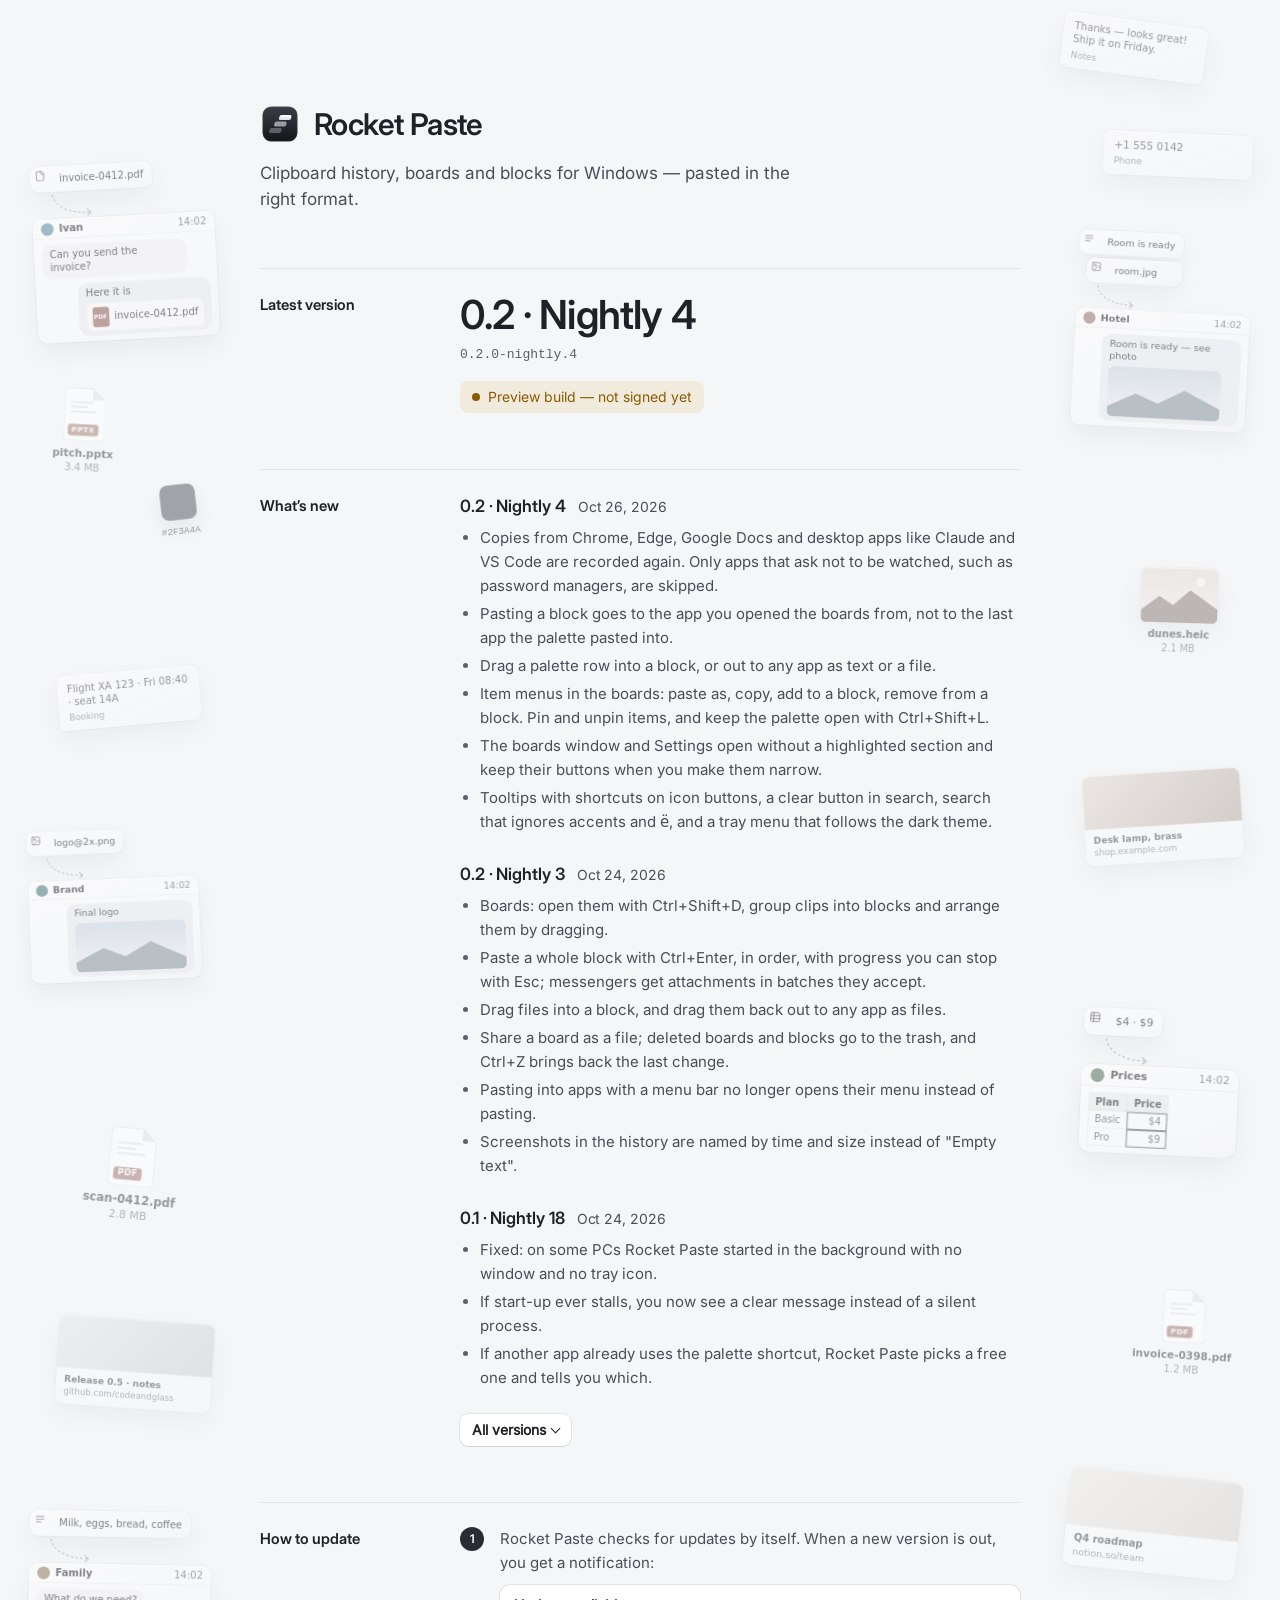
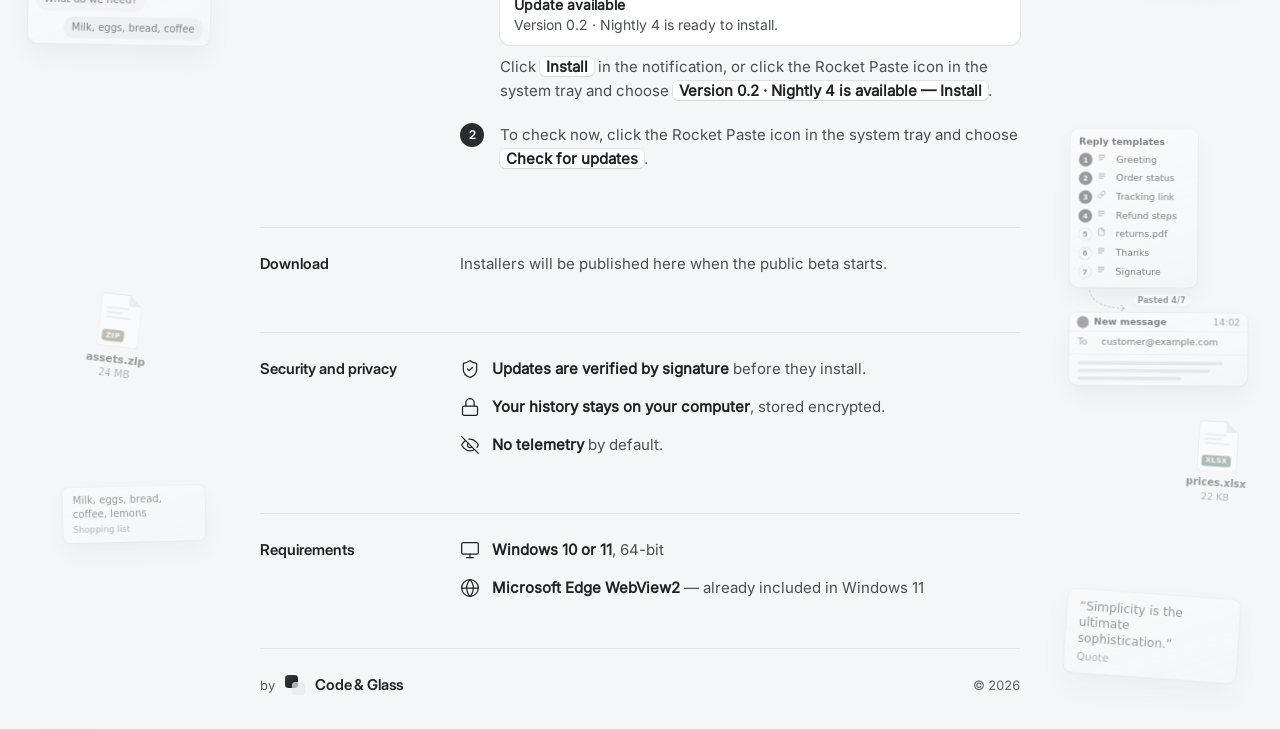
<file: index.html>
<!doctype html>
<html lang="en">
<head>
<meta charset="utf-8">
<meta name="viewport" content="width=device-width, initial-scale=1">
<meta name="robots" content="noindex">
<meta name="color-scheme" content="light dark">
<title>Rocket Paste — updates</title>
<meta name="description" content="Clipboard history, boards and blocks for Windows — pasted in the right format.">
<link rel="icon" href="/assets/favicon.ico" sizes="16x16 32x32 48x48">
<link rel="icon" href="/assets/favicon.svg" type="image/svg+xml">
<link rel="apple-touch-icon" href="/assets/apple-touch-icon.png">
<meta property="og:type" content="website">
<meta property="og:site_name" content="Rocket Paste">
<meta property="og:title" content="Rocket Paste — updates">
<meta property="og:description" content="Clipboard history, boards and blocks for Windows — pasted in the right format.">
<meta property="og:url" content="https://updates.rocketpaste.com/">
<meta property="og:image" content="https://updates.rocketpaste.com/assets/og.png">
<meta property="og:image:width" content="1200">
<meta property="og:image:height" content="630">
<meta property="og:image:alt" content="Rocket Paste. Copy anything. Paste it right — everywhere. By Code &amp; Glass.">
<meta name="twitter:card" content="summary_large_image">
<meta name="twitter:image" content="https://updates.rocketpaste.com/assets/og.png">
<link rel="preload" href="/assets/inter-display-600.woff2" as="font" type="font/woff2" crossorigin>
<link rel="stylesheet" href="/assets/style.fb41db081c.css">
</head>
<body class="pg-up">
<div class="bgx" aria-hidden="true"></div>
<main class="up">
<header class="hero"><svg class="app" width="64" height="64" viewBox="0 0 256 256" aria-hidden="true"><defs><linearGradient id="tb" x1="0" y1="0" x2="0" y2="1"><stop offset="0" stop-color="#3B3E46"/><stop offset="1" stop-color="#141519"/></linearGradient><linearGradient id="ps" x1="0" y1="0" x2="0" y2="1"><stop offset="0" stop-color="#fff"/><stop offset="1" stop-color="#D9DDE4"/></linearGradient></defs><rect x="16" y="16" width="224" height="224" rx="56" fill="url(#tb)"/><rect x="17.5" y="17.5" width="221" height="221" rx="54.5" fill="none" stroke="#fff" stroke-opacity=".22" stroke-width="3"/><g transform="translate(44 44) scale(7)"><g transform="translate(4.8 0) skewX(-14)"><rect x="2" y="15.6" width="11" height="4.6" rx="1.5" fill="#EDEFF3" fill-opacity=".3"/><rect x="5" y="9.7" width="11" height="4.6" rx="1.5" fill="#EDEFF3" fill-opacity=".58"/><rect x="8" y="3.8" width="11" height="4.6" rx="1.5" fill="url(#ps)"/></g></g></svg><h1>Rocket Paste</h1><p class="lead">Clipboard history, boards and blocks for Windows — pasted in the right format.</p></header>

<section class="blk" aria-labelledby="h-ver"><h2 id="h-ver">Latest version</h2><div>
<p class="ver" title="0.2.0-nightly.4">0.2 · Nightly 4</p>
<p class="meta"><code class="tech">0.2.0-nightly.4</code></p>
<p class="warn">Preview build — not signed yet</p>
</div></section>

<section class="blk" aria-labelledby="h-new"><h2 id="h-new">What’s new</h2><div>
<p class="since" id="since" role="status" hidden>Since your version <code></code> — <b></b></p>
<article class="rel" data-version="0.2.0-nightly.4"><h3>0.2 · Nightly 4<small>Oct 26, 2026</small></h3><ul><li>Copies from Chrome, Edge, Google Docs and desktop apps like Claude and VS Code are recorded again. Only apps that ask not to be watched, such as password managers, are skipped.</li><li>Pasting a block goes to the app you opened the boards from, not to the last app the palette pasted into.</li><li>Drag a palette row into a block, or out to any app as text or a file.</li><li>Item menus in the boards: paste as, copy, add to a block, remove from a block. Pin and unpin items, and keep the palette open with Ctrl+Shift+L.</li><li>The boards window and Settings open without a highlighted section and keep their buttons when you make them narrow.</li><li>Tooltips with shortcuts on icon buttons, a clear button in search, search that ignores accents and ё, and a tray menu that follows the dark theme.</li></ul></article>
<article class="rel" data-version="0.2.0-nightly.3"><h3>0.2 · Nightly 3<small>Oct 24, 2026</small></h3><ul><li>Boards: open them with Ctrl+Shift+D, group clips into blocks and arrange them by dragging.</li><li>Paste a whole block with Ctrl+Enter, in order, with progress you can stop with Esc; messengers get attachments in batches they accept.</li><li>Drag files into a block, and drag them back out to any app as files.</li><li>Share a board as a file; deleted boards and blocks go to the trash, and Ctrl+Z brings back the last change.</li><li>Pasting into apps with a menu bar no longer opens their menu instead of pasting.</li><li>Screenshots in the history are named by time and size instead of &quot;Empty text&quot;.</li></ul></article>
<article class="rel" data-version="0.1.0-nightly.20261024.18"><h3>0.1 · Nightly 18<small>Oct 24, 2026</small></h3><ul><li>Fixed: on some PCs Rocket Paste started in the background with no window and no tray icon.</li><li>If start-up ever stalls, you now see a clear message instead of a silent process.</li><li>If another app already uses the palette shortcut, Rocket Paste picks a free one and tells you which.</li></ul></article>
<details class="all"><summary><span class="show">All versions</span><span class="hide">Hide versions</span></summary>
<article class="rel" data-version="0.1.0-nightly.20261024.17"><h3>0.1 · Nightly 17<small>Oct 24, 2026</small></h3><ul><li>Menus opened from the keyboard are no longer disturbed by a resting mouse pointer.</li><li>Actions that change your history can be undone from the notification.</li></ul></article>
<article class="rel" data-version="0.1.0-nightly.20261024.16"><h3>0.1 · Nightly 16<small>Oct 24, 2026</small></h3><ul><li>Every menu works fully from the keyboard.</li><li>Lists show clear loading, empty and error states.</li><li>Privacy: exclude an app by picking it from running apps or from a file.</li></ul></article>
<article class="rel" data-version="0.1.0-nightly.20261024.15"><h3>0.1 · Nightly 15<small>Oct 24, 2026</small></h3><ul><li>Keyboard and mouse behaviour was checked on every control, with many small fixes.</li><li>Browser shortcuts and browser menus no longer appear inside the app.</li><li>When something fails, you get a clear message instead of nothing.</li></ul></article>
<article class="rel" data-version="0.1.0-nightly.20261023.14"><h3>0.1 · Nightly 14<small>Oct 23, 2026</small></h3><ul><li>A new flat Windows 11 look for the palette and Settings.</li><li>Better contrast in light and dark themes.</li><li>Many layout and focus fixes after a full review.</li></ul></article>
<article class="rel" data-version="0.1.0-nightly.20261023.13"><h3>0.1 · Nightly 13<small>Oct 23, 2026</small></h3><ul><li>Opening Settings no longer closes the app.</li><li>The window frame follows your light or dark theme.</li><li>The actions menu opens straight to the list.</li><li>Pasting returns to the window you came from more reliably.</li><li>A shortcut that cannot be used is rolled back, so you are never left without one.</li></ul></article>
<article class="rel" data-version="0.1.0-nightly.20261023.12"><h3>0.1 · Nightly 12<small>Oct 23, 2026</small></h3><ul><li>One actions menu: right-click, the ⋯ button, Shift+F10 and Ctrl+K all open it.</li><li>A new Settings window for shortcuts, theme, language, start-up and privacy.</li><li>A tray menu to open the palette, pause recording, open Settings or quit.</li></ul></article>
<button type="button" class="all-hide" hidden>Hide versions</button>
</details>
</div></section>

<section class="blk" aria-labelledby="h-how"><h2 id="h-how">How to update</h2><div>
<ol class="steps2">
<li><span>Rocket Paste checks for updates by itself. When a new version is out, you get a notification:</span>
<p class="said"><b>Update available</b><span>Version 0.2 · Nightly 4 is ready to install.</span></p>
<span class="next">Click <span class="ui">Install</span> in the notification, or click the Rocket Paste icon in the system tray and choose <span class="ui">Version 0.2 · Nightly 4 is available — Install</span>.</span></li>
<li><span>To check now, click the Rocket Paste icon in the system tray and choose <span class="ui">Check for updates</span>.</span></li>
</ol>
</div></section>

<section class="blk" aria-labelledby="h-dl"><h2 id="h-dl">Download</h2><div class="dl">
<p>Installers will be published here when the public beta starts.</p>

</div></section>

<section class="blk" aria-labelledby="h-sec"><h2 id="h-sec">Security and privacy</h2><div>
<ul class="facts">
<li><svg class="i" width="20" height="20" viewBox="0 0 24 24" aria-hidden="true"><path d="M20 13c0 5-3.5 7.5-7.66 8.95a1 1 0 0 1-.67-.01C7.5 20.5 4 18 4 13V6a1 1 0 0 1 1-1c2 0 4.5-1.2 6.24-2.72a1.17 1.17 0 0 1 1.52 0C14.51 3.81 17 5 19 5a1 1 0 0 1 1 1z"/><path d="m9 12 2 2 4-4"/></svg><span><b>Updates are verified by signature</b> before they install.</span></li>
<li><svg class="i" width="20" height="20" viewBox="0 0 24 24" aria-hidden="true"><rect width="18" height="11" x="3" y="11" rx="2"/><path d="M7 11V7a5 5 0 0 1 10 0v4"/></svg><span><b>Your history stays on your computer</b>, stored encrypted.</span></li>
<li><svg class="i" width="20" height="20" viewBox="0 0 24 24" aria-hidden="true"><path d="M10.73 5.08A10.43 10.43 0 0 1 12 5c7 0 10 7 10 7a13.16 13.16 0 0 1-1.67 2.68"/><path d="M6.61 6.61A13.53 13.53 0 0 0 2 12s3 7 10 7a9.74 9.74 0 0 0 5.39-1.61"/><path d="M14.12 14.12a3 3 0 1 1-4.24-4.24M2 2l20 20"/></svg><span><b>No telemetry</b> by default.</span></li>
</ul>
</div></section>

<section class="blk" aria-labelledby="h-req"><h2 id="h-req">Requirements</h2><div>
<ul class="facts">
<li><svg class="i" width="20" height="20" viewBox="0 0 24 24" aria-hidden="true"><rect width="20" height="14" x="2" y="3" rx="2"/><path d="M8 21h8M12 17v4"/></svg><span><b>Windows 10 or 11</b>, 64-bit</span></li>
<li><svg class="i" width="20" height="20" viewBox="0 0 24 24" aria-hidden="true"><circle cx="12" cy="12" r="10"/><path d="M12 2a14.5 14.5 0 0 0 0 20 14.5 14.5 0 0 0 0-20M2 12h20"/></svg><span><b>Microsoft Edge WebView2</b> — already included in Windows 11</span></li>
</ul>
</div></section>
</main>
<footer class="foot2"><div class="sig"><span>by</span><svg class="cg" width="24" height="24" viewBox="0 0 96 96" aria-hidden="true"><defs><linearGradient id="cb" x1="0" y1="0" x2="1" y2="1"><stop offset="0" style="stop-color:var(--cg-a)"/><stop offset="1" style="stop-color:var(--cg-b)"/></linearGradient><linearGradient id="ce" x1="0" y1="0" x2="1" y2="1"><stop offset="0" stop-color="#fff" stop-opacity=".95"/><stop offset=".45" stop-color="#fff" stop-opacity=".12"/><stop offset="1" stop-color="#fff" stop-opacity=".5"/></linearGradient></defs><rect x="8" y="8" width="52" height="52" rx="14" fill="url(#cb)"/><rect x="36" y="36" width="52" height="52" rx="14" style="fill:var(--cg-glass)"/><rect x="36.75" y="36.75" width="50.5" height="50.5" rx="13.25" fill="none" stroke="url(#ce)" stroke-width="1.5"/><rect x="35.75" y="35.75" width="52.5" height="52.5" rx="14.25" fill="none" style="stroke:var(--cg-line)" stroke-width=".75"/></svg><span class="cgw">Code &amp; Glass</span></div><p class="honest">© 2026</p></footer>
<script>(function(){var m=location.hash.match(/from=([\w.+-]+)/);if(!m)return;var f=m[1],n=function(v){return(v.match(/\d+/g)||[]).map(Number)},c=function(a,b){a=n(a);b=n(b);for(var i=0;i<Math.max(a.length,b.length);i++){var d=(a[i]||0)-(b[i]||0);if(d)return d}return 0},k=0,e=document.getElementById("since");document.querySelectorAll(".rel[data-version]").forEach(function(r){if(c(r.getAttribute("data-version"),f)>0){r.classList.add("new");k+=r.querySelectorAll("li").length;var d=r.closest("details");if(d)d.open=true}});if(!e)return;e.querySelector("code").textContent=f;e.querySelector("b").textContent=k?k+(k===1?" change":" changes"):"you have the latest version";e.hidden=false})();</script>
<script>(function () { var d = document.querySelector("details.all"); if (!d) return; var s = d.querySelector("summary"), b = d.querySelector(".all-hide"); b.hidden = false; b.addEventListener("click", function () { d.open = false; s.scrollIntoView({ block: "center" }); s.focus({ preventScroll: true }); }); })();</script>
<script>(function () { var bg = document.querySelector(".bgx"); if (!bg) return; var s0 = +((location.search.match(/[?&]seed=(\d+)/) || [])[1] || 0); if (!s0) { try { s0 = +sessionStorage.getItem("rp-bg-seed") || 0; } catch (e) { s0 = 0; } } if (!s0) { s0 = 1 + Math.floor(Math.random() * 2147483645); try { sessionStorage.setItem("rp-bg-seed", s0); } catch (e) {} } var sd = s0, rnd = function () { sd = sd * 16807 % 2147483647; return (sd - 1) / 2147483646; }; var sh = function (a) { for (var i = a.length - 1; i > 0; i--) { var j = Math.floor(rnd() * (i + 1)), t = a[i]; a[i] = a[j]; a[j] = t; } return a; }; var DC = { PDF: "oklch(0.56 0.12 28)", XLSX: "oklch(0.52 0.09 150)", DOCX: "oklch(0.50 0.10 255)", ZIP: "oklch(0.55 0.07 75)", MD: "oklch(0.45 0.02 250)", PNG: "oklch(0.52 0.08 200)", PPTX: "oklch(0.58 0.11 45)", TXT: "oklch(0.50 0.02 250)" }; var cap = function (b, s) { return '<span class="cp"><b>' + b + "</b>" + (s ? "<small>" + s + "</small>" : "") + "</span>"; }; var doc = function (n, s) { var e = n.split(".").pop().toUpperCase(); return '<span class="cq-o"><span class="dc" style="--c:' + DC[e] + '"><i></i><i></i><i></i><em>' + e + "</em></span>" + cap(n, s) + "</span>"; }; var shot = function (n, s) { return '<span class="cq-o"><span class="sh"><i></i></span>' + cap(n, s) + "</span>"; }; var photo = function (n, s, a, b) { return '<span class="cq-o"><span class="ph" style="--a:' + a + ";--b:" + b + '"></span>' + cap(n, s) + "</span>"; }; var sw = function (h) { return '<span class="cq-o"><span class="sw" style="--c:' + h + '"></span>' + cap(h) + "</span>"; }; var link = function (t, d, g) { return '<span class="lp"><span class="lp-im" style="background:' + g + '"></span><span class="lp-tx"><b>' + t + "</b><small>" + d + "</small></span></span>"; }; var code = function (t) { return '<span class="cd">' + t + "</span>"; }; var note = function (t, m) { return '<span class="nt">' + t + "<small>" + m + "</small></span>"; }; var FILES = [ doc("invoice-0398.pdf", "1.2 MB"), doc("budget-2027.xlsx", "48 KB"), doc("contract-v3.docx", "86 KB"), doc("assets.zip", "24 MB"), doc("release-notes.md", "4 KB"), doc("logo-dark.png", "64 KB"), doc("brief-v2.pdf", "640 KB"), doc("changelog.md", "2 KB"), doc("photos.zip", "120 MB"), doc("report-q3.docx", "210 KB"), doc("pitch.pptx", "3.4 MB"), doc("prices.xlsx", "22 KB"), doc("readme.txt", "1 KB"), doc("icon-512.png", "88 KB"), doc("scan-0412.pdf", "2.8 MB"), shot("Screenshot 16:47", "1280 × 720"), shot("Screenshot 09:41", "1920 × 1080"), shot("Screenshot 18:20", "1440 × 900"), photo("IMG_0412.jpg", "4032 × 3024", "#BFD3E6", "#5E7183"), photo("dunes.heic", "2.1 MB", "#E8D3C2", "#7C6655"), photo("forest.jpg", "1.4 MB", "#C9D9CF", "#5D7366"), photo("dusk.png", "880 KB", "#D3D0E3", "#6C6886") ]; var SMALL = [ sw("#2F3A4A"), sw("#C9A27A"), sw("#8FA89B"), sw("#5B6B82"), sw("#E8E4DC"), link("Release 0.5 · notes", "github.com/codeandglass", "linear-gradient(135deg,#E3E5E9,#C3C7CF)"), link("Brand guidelines", "figma.com/file/brand", "linear-gradient(135deg,#D3D0E3,#9E9AB5)"), link("Q4 roadmap", "notion.so/team", "linear-gradient(135deg,#EFE9E1,#D8CDBF)"), link("Budget 2027", "docs.google.com/…", "linear-gradient(135deg,#C9D9CF,#8EA597)"), link("Desk lamp, brass", "shop.example.com", "linear-gradient(135deg,#E8D3C2,#B39A86)"), link("Hotel · 2 nights", "stay.example.com", "linear-gradient(135deg,#DDE7EE,#B9CAD6)"), code("SELECT name FROM orders"), note("Meeting moved to 3:30 — room 4, bring the Q4 numbers", "Calendar"), note("Thanks — looks great! Ship it on Friday.", "Notes"), note("Please send the signed contract by Monday", "Mail"), note("Order INV-2026-0388 is ready for pickup", "Mail"), note("Deliver to: 12 Elm Street, apt 4, Springfield", "Address"), note("+1 555 0142", "Phone"), note("Tax ID 00-1234567 · IBAN XX00 0000 0000 0000", "Billing"), note("Hi Anna, attaching the draft — let me know what you think.", "Draft"), note("Flight XA 123 · Fri 08:40 · seat 14A", "Booking"), note("Milk, eggs, bread, coffee, lemons", "Shopping list"), note("“Simplicity is the ultimate sophistication.”", "Quote"), note("Mon 9:00 standup · Wed 14:00 review · Fri 16:00 demo", "Schedule"), ]; var TI = { file: '<path d="M15 2H6a2 2 0 0 0-2 2v16a2 2 0 0 0 2 2h12a2 2 0 0 0 2-2V7Z"/><path d="M14 2v4a2 2 0 0 0 2 2h4"/>', image: '<rect width="18" height="18" x="3" y="3" rx="2"/><circle cx="9" cy="9" r="2"/><path d="m21 15-3.1-3.1a2 2 0 0 0-2.8 0L6 21"/>', link: '<path d="M10 13a5 5 0 0 0 7.54.54l3-3a5 5 0 0 0-7.07-7.07l-1.72 1.71"/><path d="M14 11a5 5 0 0 0-7.54-.54l-3 3a5 5 0 0 0 7.07 7.07l1.71-1.71"/>', code: '<path d="m18 16 4-4-4-4M6 8l-4 4 4 4"/>', table: '<rect width="18" height="18" x="3" y="3" rx="2"/><path d="M3 9h18M3 15h18M9 3v18"/>', text: '<path d="M4 6h16M4 12h16M4 18h10"/>' }; var TC = { file: "t-file", image: "t-image", link: "t-link", code: "t-code", table: "t-image", text: "t-text" }; var chip = function (k, t) { return '<span class="sc-chip"><span class="ti ' + TC[k] + '"><svg class="i" width="12" height="12" viewBox="0 0 24 24">' + TI[k] + "</svg></span>" + t + "</span>"; }; var ARR = '<svg class="sc-arr" viewBox="0 0 64 30" fill="none" stroke="currentColor" stroke-width="1.2" stroke-linecap="round"><path d="M6 2C9 18 28 26 54 26" stroke-dasharray="2 4"/><path d="M49 22l5 4-5 4"/></svg>'; var att = function (e, n) { return '<span class="sc-att"><b style="--c:' + DC[e] + '">' + e + "</b>" + n + "</span>"; }; var win = function (t, c, body, w) { return '<span class="sc-win" style="width:' + (w || 200) + 'px"><span class="sc-wt"><i style="--c:' + c + '"></i>' + t + "<s>14:02</s></span>" + body + "</span>"; }; var bub = function (t, o) { return '<span class="sc-bub' + (o ? " o" : "") + '">' + t + "</span>"; }; var pic = '<span class="sc-pic"></span>'; var lines = function (ws) { return '<span class="sc-lines">' + ws.map(function (w) { return '<i style="width:' + w + '%"></i>'; }).join("") + "</span>"; }; var grid = function (rows) { return '<table class="sc-sg">' + rows.map(function (r, i) { return "<tr>" + r.map(function (c, j) { return "<td" + (i && j && c.charAt(0) !== "~" ? ' class="p"' : "") + ">" + c.replace("~", "") + "</td>"; }).join("") + "</tr>"; }).join("") + "</table>"; }; var term = function (cmd, out) { return '<span class="sc-term"><span class="sc-wt">Terminal</span><span class="sc-pre"><em>$</em> ' + cmd + "<br><strong>" + out + "</strong></span></span>"; }; var item = function (e) { return '<span class="sc-it"><span class="ti ' + TC[e[0]] + '"><svg class="i" width="10" height="10" viewBox="0 0 24 24">' + TI[e[0]] + "</svg></span>" + e[1] + "</span>"; }; var source = function (s, marks) { if (s.group) return '<span class="sc-grp">' + s.group.map(function (e) { return chip(e[0], e[1]); }).join("") + "</span>"; if (s.block) return '<span class="sc-blk"><b>' + s.block.title + "</b>" + s.block.items.map(function (e, i) { return (marks ? '<span class="sc-mk' + (i < marks[0] ? " ok" : "") + '">' + (i + 1) + "</span>" : "") + item(e); }).join("") + "</span>"; return chip(s[0], s[1]); }; var action = function (a) { if (a && a.batch) { var t = ""; for (var i = 1; i <= a.batch; i++) t += "<em>" + i + "/" + a.batch + "</em>"; return '<span class="sc-act">' + ARR + '<span class="sc-bt">' + t + "</span></span>"; } if (a && a.marks) return '<span class="sc-act">' + ARR + '<span class="sc-bt"><em>' + (a.label ? a.label + " " : "") + a.marks[0] + "/" + a.marks[1] + "</em></span></span>"; if (a && a.label) return '<span class="sc-act">' + ARR + '<span class="sc-bt"><em>' + a.label + "</em></span></span>"; return ARR; }; var pics = function (n) { if (!n) return ""; if (n === 1) return pic; var h = ""; for (var i = 0; i < n; i++) h += "<i></i>"; return '<span class="sc-alb">' + h + "</span>"; }; var msg = function (m) { if (m.link) return '<span class="sc-lnk">' + m.link + "</span>"; var body = (m.t || "") + (m.att ? att(m.att[0], m.att[1]) : "") + pics(m.pics) + (m.tag ? '<span class="sc-tag">' + m.tag + "</span>" : ""); return bub(body, m.out); }; var ml = function (to) { return '<span class="sc-ml"><span>To</span><b>' + to + "</b></span>"; }; var target = function (d) { if (d.chat) return win(d.chat.title, d.chat.c, d.chat.msgs.map(msg).join(""), d.chat.w); if (d.mail) { var m = d.mail; return win("New message", "oklch(0.5 0.02 250)", ml(m.to) + lines(m.lines) + (m.t ? bub(m.t, 1) : "") + (m.link ? '<span class="sc-lnk">' + m.link + "</span>" : "") + (m.att ? att(m.att[0], m.att[1]) : "") + (m.atts ? m.atts.map(function (x) { return att(x[0], x[1]); }).join("") : ""), 210); } if (d.sheet) return win(d.sheet.title, d.sheet.c, grid(d.sheet.rows), d.sheet.w); if (d.doc) return win(d.doc.title, d.doc.c, lines(d.doc.lines) + (d.doc.t ? bub(d.doc.t, 1) : "") + pics(d.doc.pics), d.doc.w); if (d.term) return term(d.term.cmd, d.term.out); if (d.columns) return win(d.columns.title, d.columns.c, '<span class="sc-brd">' + d.columns.cols.map(function (n) { var c = ""; for (var i = 0; i < n; i++) c += "<i></i>"; return "<span>" + c + "</span>"; }).join("") + "</span>", 200); return ""; }; var draw = function (d) { return '<span class="sc">' + source(d.src, d.act && d.act.marks) + action(d.act) + target(d.dst) + "</span>"; }; var SCENES = [{"src":["file","invoice-0412.pdf"],"dst":{"chat":{"title":"Ivan","c":"oklch(0.62 0.1 230)","msgs":[{"t":"Can you send the invoice?"},{"out":1,"t":"Here it is","att":["PDF","invoice-0412.pdf"]}]}}},{"src":["table","12.4 · 14.0 · 38.1"],"dst":{"sheet":{"title":"Budget","c":"oklch(0.52 0.09 150)","w":180,"rows":[["Item","Q3","Q4"],["Design","12.4","14.0"],["Dev","38.1","~41.6"]]}}},{"src":["image","Screenshot 14:02"],"dst":{"chat":{"title":"Design team","c":"oklch(0.55 0.08 150)","msgs":[{"out":1,"t":"New screenshot","pics":1}]}}},{"src":["code","git rebase -i HEAD~3"],"dst":{"term":{"cmd":"git rebase -i HEAD~3","out":"Successfully rebased."}}},{"src":["file","Q4-budget.xlsx"],"dst":{"mail":{"to":"finance@studio.com","lines":[88,70],"att":["XLSX","Q4-budget.xlsx"]}}},{"src":["image","photo_0412.jpg"],"dst":{"doc":{"title":"Release 0.5","c":"oklch(0.45 0.02 250)","w":180,"lines":[92,74],"pics":1}}},{"src":["text","221B Baker Street"],"dst":{"chat":{"title":"Anna","c":"oklch(0.6 0.08 30)","msgs":[{"t":"Address?"},{"out":1,"t":"221B Baker Street, London"}]}}},{"src":["file","brief-final.docx"],"dst":{"chat":{"title":"Max","c":"oklch(0.5 0.06 260)","msgs":[{"out":1,"t":"The brief","att":["DOCX","brief-final.docx"]}]}}},{"src":["text","INV-2026-0412"],"dst":{"chat":{"title":"Support","c":"oklch(0.55 0.05 200)","msgs":[{"t":"Order number?"},{"out":1,"t":"INV-2026-0412"}]}}},{"src":["text","Milk, eggs, bread, coffee"],"dst":{"chat":{"title":"Family","c":"oklch(0.6 0.08 70)","msgs":[{"t":"What do we need?"},{"out":1,"t":"Milk, eggs, bread, coffee"}]}}},{"src":["table","$4 · $9"],"dst":{"sheet":{"title":"Prices","c":"oklch(0.52 0.09 150)","w":160,"rows":[["Plan","Price"],["Basic","$4"],["Pro","$9"]]}}},{"src":["link","github.com/rocketpaste"],"dst":{"mail":{"to":"team@studio.com","lines":[80],"link":"github.com/rocketpaste"}}},{"src":["image","logo@2x.png"],"dst":{"chat":{"title":"Brand","c":"oklch(0.55 0.08 200)","msgs":[{"out":1,"t":"Final logo","pics":1}]}}},{"src":["text","Flight XA 123 · seat 14A"],"dst":{"mail":{"to":"me@example.com","lines":[70],"t":"Flight XA 123 · Fri 08:40 · seat 14A"}}},{"src":["text","+1 555 0142"],"dst":{"chat":{"title":"Courier","c":"oklch(0.55 0.06 150)","msgs":[{"t":"Your phone number?"},{"out":1,"t":"+1 555 0142"}]}}},{"src":["link","shop.example.com/lamp"],"dst":{"chat":{"title":"Home","c":"oklch(0.6 0.08 30)","msgs":[{"t":"This one?"},{"link":"shop.example.com/lamp"}]}}},{"src":{"group":[["image","beach.jpg"],["image","dunes.jpg"],["image","sunset.jpg"]]},"dst":{"chat":{"title":"Friends","c":"oklch(0.6 0.08 70)","msgs":[{"out":1,"t":"Our trip","pics":3}]}}},{"src":{"group":[["file","contract.pdf"],["file","invoice.xlsx"],["file","logo.png"]]},"dst":{"mail":{"to":"client@example.com","lines":[76],"atts":[["PDF","contract.pdf"],["XLSX","invoice.xlsx"],["PNG","logo.png"]]}}},{"src":{"block":{"title":"Onboarding","items":[["text","Welcome text"],["image","Team photo"],["file","guide.pdf"],["text","First tasks"]]}},"act":{"batch":3},"dst":{"chat":{"title":"New hire","c":"oklch(0.55 0.06 150)","msgs":[{"out":1,"t":"Welcome to the team!","tag":"1/3"},{"out":1,"att":["PDF","guide.pdf"],"tag":"2/3"},{"out":1,"t":"First tasks","tag":"3/3"}]}}},{"src":{"block":{"title":"Reply templates","items":[["text","Greeting"],["text","Order status"],["link","Tracking link"],["text","Refund steps"],["file","returns.pdf"],["text","Thanks"],["text","Signature"]]}},"act":{"marks":[4,7],"label":"Pasted"},"dst":{"mail":{"to":"customer@example.com","lines":[90,82,64]}}},{"src":{"group":[["text","Room is ready"],["image","room.jpg"]]},"dst":{"chat":{"title":"Hotel","c":"oklch(0.6 0.08 30)","msgs":[{"out":1,"t":"Room is ready — see photo","pics":1}]}}},{"src":{"block":{"title":"Launch","items":[["text","Press release"],["image","Hero image"],["link","Landing page"],["table","KPIs"]]}},"dst":{"columns":{"title":"Q4 plan","c":"oklch(0.5 0.06 260)","cols":[3,2,4]}}}].map(draw); bg.__scenes = SCENES; var texts = function () { var out = [], tw = document.createTreeWalker(document.querySelector("main"), NodeFilter.SHOW_TEXT), n, rg = document.createRange(); while ((n = tw.nextNode())) if (n.nodeValue.trim()) { rg.selectNodeContents(n); [].forEach.call(rg.getClientRects(), function (r) { out.push([r.left, r.top + scrollY, r.right, r.bottom + scrollY]); }); } [].forEach.call(document.querySelectorAll("main svg, main img"), function (e) { var r = e.getBoundingClientRect(); out.push([r.left, r.top + scrollY, r.right, r.bottom + scrollY]); }); return out; }; var hit = function (q, list, m) { return list.some(function (p) { return q[0] < p[2] + m && q[2] > p[0] - m && q[1] < p[3] + m && q[3] > p[1] - m; }); }; var strip = function (W) { var hero = document.querySelector("main header") || document.querySelector("main"), hb = hero.getBoundingClientRect().bottom + scrollY + 32, tx = texts(), placed = [], pool = sh(FILES.concat(SMALL).filter(function (v) { return !/class="(cd|sc-term|sc-code)"/.test(v); })), kinds = []; bg.__cells = []; bg.__placed = placed; bg.__ny = 0; bg.__strip = [0, hb]; for (var pass = 0; pass < 2 && placed.length < 3; pass++) for (var i = 0; i < pool.length && placed.length < 4; i++) { if (!pool[i]) continue; var kd = (pool[i].match(/class="(dc|sh|ph|sw|lp|nt)"/) || [])[1]; if (!pass && kinds.indexOf(kd) >= 0) continue; var e = document.createElement("div"); e.className = "cq in"; e.innerHTML = pool[i]; bg.appendChild(e); var ow = e.offsetWidth, oh = e.offsetHeight, ok = false; for (var t = 0; t < 200 && !ok; t++) { var s = (pass ? .5 : .6) + rnd() * .2, w = ow * s, h = oh * s; if (w > W - 32 || h > hb - 16) break; var x = 16 + rnd() * (W - 32 - w), y = 8 + rnd() * (hb - 16 - h); e.style.cssText = "left:calc(50% + " + (x - (ow - w) / 2 - W / 2).toFixed(0) + "px);top:" + (y - (oh - h) / 2).toFixed(0) + "px;transform:rotate(" + ((rnd() * 2 - 1) * 6).toFixed(1) + "deg) scale(" + s.toFixed(3) + ")" + drift(); var r = e.getBoundingClientRect(), q = [r.left, r.top + scrollY, r.right, r.bottom + scrollY]; if (q[0] < 8 || q[2] > W - 8 || hit(q, tx, 14) || hit(q, placed, 32)) continue; placed.push(q); ok = true; kinds.push(kd); pool[i] = null; } if (!ok) e.remove(); } }; var drift = function () { var v = function (a, b) { return (a + rnd() * (b - a)) * (rnd() < .5 ? -1 : 1); }, t = 18 + rnd() * 22; return ";--dx:" + v(3, 6).toFixed(1) + "px;--dy:" + v(3, 6).toFixed(1) + "px;--dr:" + v(.3, .6).toFixed(2) + "deg;--t:" + t.toFixed(1) + "s;--ph:-" + (rnd() * t).toFixed(1) + "s"; }; var layout = function () { var shut = [].filter.call(document.querySelectorAll("details"), function (d) { return !d.open; }); shut.forEach(function (d) { d.open = true; }); sd = s0; bg.classList.add("calc"); var empty = function () { var c = bg.__cells || [], p = bg.__placed || []; return c.some(function (q) { return !p.some(function (r) { return r[0] < q[0] + q[3] && r[2] > q[0] && r[1] < q[1] + q[2] - 24 && r[3] > q[1] + 24; }); }); }; try { for (var t = 0; t < 6; t++) { run(); if (!empty()) break; } } finally { shut.forEach(function (d) { d.open = false; }); bg.classList.remove("calc"); } }; var run = function () { [].forEach.call(bg.querySelectorAll(".cq"), function (e) { e.remove(); }); var W = document.documentElement.clientWidth, H = document.documentElement.scrollHeight; var cr = document.querySelector("main").getBoundingClientRect(), L0 = cr.left - 38, R0 = cr.right + 38, FW = L0 - 24; if (FW < 96) { strip(W); return; } var src = { s: SCENES, f: FILES, m: SMALL }, pools = { s: sh(SCENES.slice()), f: sh(FILES.slice()), m: sh(SMALL.slice()) }; var take = function (k) { if (!pools[k].length) pools[k] = sh(src[k].slice()); return pools[k].pop(); }, back = function (k, v) { pools[k].unshift(v); }; var CH = 180, rows = Math.floor((H - 24) / CH), lanes = FW >= 470 ? 2 : 1, LW = (FW - 24 * (lanes - 1)) / lanes, K = 1, Y = scrollY, placed = [], codes = [], cells = []; var clash = function (q) { return placed.some(function (p) { if (q[0] < p[2] + 32 && q[2] > p[0] - 32 && q[1] < p[3] + 32 && q[3] > p[1] - 32) return true; var d = function (u, v) { return Math.abs(u - v) < 18; }, nx = Math.abs(q[0] + q[2] - p[0] - p[2]) / 2 < 400, ny = Math.abs(q[1] + q[3] - p[1] - p[3]) / 2 < (LW < 200 ? 170 : 400); return (ny && (d(q[0], p[0]) || d(q[2], p[2]) || d((q[0] + q[2]) / 2, (p[0] + p[2]) / 2))) || (nx && (d(q[1], p[1]) || d(q[3], p[3]) || d((q[1] + q[3]) / 2, (p[1] + p[3]) / 2))); }); }; var put = function (html, x0, y0, kind, sc, quiet, min, h0, h1) { var e = document.createElement("div"); e.className = quiet ? "cq in" : "cq"; e.innerHTML = html; bg.appendChild(e); var ow = e.offsetWidth, oh = e.offsetHeight, top = y0 + (h0 || 0), ch = (h1 || CH) - (h0 || 0), tilt = kind === "s" ? 3 : 8; for (var t = 0; t < 120; t++) { var s = sc * (quiet ? Math.min(K, 1.15) * .85 : K) * (.8 + rnd() * .2); if (min) s = Math.max(min * (quiet ? .85 : 1), Math.min(s, (LW - 16) / ow, (ch - 24) / oh)); var w = ow * s, h = oh * s; if (w > LW - 8 || h > ch - 12) continue; var x = x0 + 4 + rnd() * (LW - 8 - w), y = top + 6 + rnd() * (ch - 12 - h); e.style.cssText = "left:calc(50% + " + (x - (ow - w) / 2 - W / 2).toFixed(0) + "px);top:" + (y - (oh - h) / 2).toFixed(0) + "px;transform:rotate(" + ((rnd() * 2 - 1) * tilt).toFixed(1) + "deg) scale(" + s.toFixed(3) + ")" + drift(); var r = e.getBoundingClientRect(), q = [r.left, r.top + Y, r.right, r.bottom + Y]; var isCode = /class="(cd|sc-term|sc-code)"/.test(html), side = q[0] < W / 2; if (isCode && codes.some(function (c) { return c[0] === side && Math.abs(c[1] - q[1]) < 900; })) { e.remove(); return false; } if (q[0] < x0 || q[2] > x0 + LW || q[0] < 20 || q[2] > W - 20 || q[3] > H - 8 || clash(q)) continue; if (used.some(function (u) { return u[0] === html && Math.abs(u[1] - q[1]) < 900; })) continue; var hc = cr.width / 2, wv = q[2] - q[0], room = FW - wv, f = room > 0 ? Math.min(1, Math.max(0, (q[0] - (side ? 24 : R0)) / room)) : 0, off = q[0] - (x - (ow - w) / 2), span = "(50% - " + (hc + 62 + wv).toFixed(0) + "px) * " + f.toFixed(4); e.style.left = side ? "calc(" + (24 - off).toFixed(0) + "px + " + span + ")" : "calc(50% + " + (hc + 38 - off).toFixed(0) + "px + " + span + ")"; placed.push(q); used.push([html, q[1]]); if (isCode) codes.push([side, q[1]]); return true; } e.remove(); return false; }; var used = []; var tryPut = function (k, x0, y0, kind, sc, quiet, min, h0, h1) { for (var n = 0; n < src[k].length; n++) { var v = take(k); if (used.some(function (u) { return u[0] === v && Math.abs(u[1] - y0) < 900 - CH * 2; })) { back(k, v); continue; } if (put(v, x0, y0, kind, sc, quiet, min, h0, h1)) return true; back(k, v); return false; } return false; }; var files = function (x0, y0) { if (LW >= 150 && rnd() < .65) { var a = rnd() < .5; if (tryPut("f", x0, y0, "f", 1.3, true, .9, a ? 0 : 70, a ? 110 : CH)) { tryPut("f", x0, y0, "f", 1.3, true, .9, a ? 70 : 0, a ? CH : 110) || tryPut("m", x0, y0, "m", 1.2, true, .85, a ? 70 : 0, a ? CH : 110); return true; } } if (tryPut("f", x0, y0, "f", 1.3, true, .9)) { if (rnd() < .7) tryPut("m", x0, y0, "m", 1.2, true, .85); return true; } return tryPut("m", x0, y0, "m", 1.2, true, .85); }; bg.__cells = cells; bg.__placed = placed; bg.__ny = LW < 200 ? 170 : 400; bg.__strip = null; for (var side = 0; side < 2; side++) for (var ln = 0; ln < lanes; ln++) { var outer = ln === 0, x0 = side ? (outer ? W - 24 - LW : R0) : (outer ? 24 : L0 - LW); for (var r = 0, i = 0; r < rows; r++, i++) { var y0 = 12 + r * CH, k = lanes === 2 ? (outer ? ["s", "f", "m"] : ["f", "m", "f", "m"])[(i + side) % (outer ? 3 : 4)] : ["s", "f", "m"][(i + side * 2) % 3], ok = false; if (k === "s" && r + 1 < rows && tryPut("s", x0, y0, "s", 1, false, .85, 0, CH * 2)) { cells.push([x0, y0, CH * 2, LW]); r++; continue; } if (k === "m") { ok = tryPut("m", x0, y0, "m", 1.2, true, .85); if (ok) tryPut("m", x0, y0, "m", 1.2, true, .85); } else ok = files(x0, y0); for (var z = 0; !ok && z < 8; z++) ok = tryPut(z % 2 ? "f" : "m", x0, y0, z % 2 ? "f" : "m", [1, 1, .8, .8, .7, .7, .6, .6][z], true, .5); cells.push([x0, y0, CH, LW]); } } }; var last = 0, tm; var again = function () { clearTimeout(tm); tm = setTimeout(layout, 150); }; var field = function () { var c = document.querySelector("main").getBoundingClientRect(); return c.left - 62; }; var mode = function (f) { return f < 96 ? "strip" : f >= 470 ? "two" : "one"; }; var lastF = 0; var changed = function () { var f = field(); return mode(f) !== mode(lastF) || Math.abs(f - lastF) > lastF * .35; }; addEventListener("resize", function () { if (innerWidth !== last && changed()) { last = innerWidth; lastF = field(); again(); } }); last = innerWidth; lastF = field(); layout(); if (document.fonts) document.fonts.ready.then(function () { var tx = bg.__strip ? texts() : []; if (changed() || (bg.__placed || []).some(function (q) { return hit(q, tx, 8); })) { last = innerWidth; lastF = field(); layout(); } }); })();</script>
</body>
</html>
</file>
<file: assets/style.fb41db081c.css>
@font-face{font-family: "Inter Display";src: url(/assets/inter-display-600.woff2) format("woff2");font-weight: 600;font-display: swap}@font-face{font-family: "Inter Text";src: url(/assets/inter-400.woff2) format("woff2");font-weight: 400;font-display: swap}:root{color-scheme: light dark;--bg: #F5F6F8;--ink-1: #1F2126;--ink-2: #4A4D55;--ink-3: #5B6069;--line: rgb(20 25 35 / .08);--shell: #E9EBEE;--shell-edge: inset 0 1px 0 #fff,0 0 0 1px rgb(0 0 0 / .08);--sheet: #FFFFFF;--field: rgb(20 25 35 / .04);--kbd: #FFFFFF;--kbd-edge: 0 0 0 .5px rgb(0 0 0 / .16),0 1px 0 rgb(0 0 0 / .06);--drop: #FFFFFF;--drop-edge: 0 0 0 .5px rgb(0 0 0 / .1),0 2px 6px rgb(20 25 35 / .08);--primary: #2A2C31;--on-primary: #FFFFFF;--sel: rgb(20 25 35 / .045);--shadow: 0 24px 48px rgb(20 25 35 / .12),0 4px 12px rgb(20 25 35 / .06);--bubble-in: #F0F1F3;--bubble-out: #E6EAF0;--att: rgb(255 255 255 / .7);--t-text: oklch(0.54 0.03 250);--t-image: oklch(0.54 0.07 150);--t-link: oklch(0.54 0.08 240);--t-code: oklch(0.54 0.07 195);--t-file: oklch(0.54 0.05 65);--t-color: oklch(0.54 0.07 340);--cg-a: #3B3E46;--cg-b: #141519;--cg-glass: rgb(232 234 238 / .7);--cg-line: rgb(0 0 0 / .16)}@media (prefers-color-scheme: dark){:root{--bg: #17191D;--ink-1: #F4F5F7;--ink-2: #C9CCD2;--ink-3: #A7ACB5;--line: rgb(255 255 255 / .08);--shell: #1D1F24;--shell-edge: inset 0 1px 0 rgb(255 255 255 / .08),0 0 0 1px rgb(0 0 0 / .6);--sheet: #23262B;--field: rgb(255 255 255 / .05);--kbd: #2C2F35;--kbd-edge: inset 0 1px 0 rgb(255 255 255 / .08),0 0 0 .5px rgb(0 0 0 / .5);--drop: #30333A;--drop-edge: inset 0 1px 0 rgb(255 255 255 / .1),0 0 0 .5px rgb(0 0 0 / .5);--primary: #ECEDF0;--on-primary: #1D1F24;--sel: rgb(255 255 255 / .05);--shadow: 0 24px 48px rgb(0 0 0 / .45),0 4px 12px rgb(0 0 0 / .3);--bubble-in: #272A30;--bubble-out: #2E333B;--att: rgb(255 255 255 / .06);--t-text: oklch(0.80 0.03 250);--t-image: oklch(0.80 0.07 150);--t-link: oklch(0.80 0.08 240);--t-code: oklch(0.80 0.07 195);--t-file: oklch(0.80 0.05 65);--t-color: oklch(0.80 0.07 340);--cg-a: #F1F2F5;--cg-b: #B9BCC4;--cg-glass: rgb(27 28 32 / .55);--cg-line: rgb(0 0 0 / .5)}}*{box-sizing: border-box;margin: 0;padding: 0}body{min-height: 100vh;min-height: 100dvh;display: flex;flex-direction: column;align-items: center;padding: 32px 24px;background: var(--bg);color: var(--ink-1);font: 16px/24px "Inter Text","Segoe UI Variable","Segoe UI",system-ui,-apple-system,sans-serif;-webkit-font-smoothing: antialiased}.i{fill: none;stroke: currentColor;stroke-width: 1.5;stroke-linecap: round;stroke-linejoin: round;flex: none;display: block}.sr{position: absolute;width: 1px;height: 1px;overflow: hidden;clip: rect(0 0 0 0);white-space: nowrap}.brand{width: 100%;max-width: 1040px;display: flex;align-items: center;gap: 8px;font: 600 16px/24px "Inter Display",system-ui,sans-serif;letter-spacing: -.01em}.brand svg{display: block}main{flex: 1;width: 100%;max-width: 1040px;display: flex;flex-direction: column;align-items: center;text-align: center;padding: 96px 0 64px}h1{font: 600 56px/60px "Inter Display",system-ui,sans-serif;letter-spacing: -.025em;max-width: 720px;text-wrap: balance}.lead{margin-top: 16px;max-width: 560px;font-size: 18px;line-height: 28px;color: var(--ink-2);text-wrap: balance}.soon{margin-top: 24px}.soon span{display: inline-flex;align-items: center;height: 32px;padding: 0 16px;border-radius: 16px;font-size: 13px;line-height: 16px;font-weight: 600;color: var(--ink-1);background: var(--kbd);box-shadow: var(--kbd-edge)}.sig{display: flex;align-items: center;gap: 8px;font-size: 13px;color: var(--ink-3)}.sig .cg{display: block}.cgw{font: 600 15px/24px "Inter Display",system-ui,sans-serif;letter-spacing: -.01em;color: var(--ink-1)}.code{font: 600 96px/96px "Inter Display",system-ui,sans-serif;letter-spacing: -.04em;color: var(--ink-3)}.nf{margin-top: 16px;font-size: 32px;line-height: 40px}.home{margin-top: 32px;height: 40px;display: inline-flex;align-items: center;padding: 0 16px;border-radius: 8px;font-size: 14px;font-weight: 400;text-decoration: none;color: var(--on-primary);background: var(--primary)}.home:focus-visible{outline: 2px solid var(--ink-1);outline-offset: 2px}@media (max-width: 720px){html,body{overflow-x: clip}body{padding: 24px 16px}main{padding: 64px 0 48px}h1{font-size: 40px;line-height: 44px}.lead{font-size: 16px;line-height: 24px}}.bgx{position: absolute;inset: 0;z-index: -1;overflow: hidden;pointer-events: none}body{position: relative}.bgx i{position: absolute;display: block}:root{--warn: #8A5A00;--warn-bg: rgb(217 169 58 / .14);--hl: rgb(42 44 49 / .06)}@media (prefers-color-scheme: dark){:root{--warn: #E7C06A;--warn-bg: rgb(217 169 58 / .14);--hl: rgb(255 255 255 / .06)}}.up{flex: 1;width: 100%;max-width: 760px;padding: 72px 0 48px;text-align: left;align-items: stretch}.pg-up .brand{max-width: 760px}.hero{display: grid;grid-template-columns: 40px 1fr;align-items: center;gap: 4px 14px}.hero .app{width: 40px;height: 40px;display: block}.hero h1{font-size: 30px;line-height: 36px;letter-spacing: -.02em}.hero .lead{grid-column: 1 / -1;margin-top: 12px;font-size: 17px;line-height: 26px}.hero .lead{max-width: 600px;text-wrap: pretty}.blk{margin-top: 56px;padding-top: 24px;border-top: 1px solid var(--line);display: grid;grid-template-columns: 168px 1fr;gap: 8px 32px}.blk>h2{font: 600 15px/24px "Inter Display",system-ui,sans-serif;letter-spacing: 0;color: var(--ink-1)}.blk>div{min-width: 0}.muted{color: var(--ink-3)}.ver{font: 600 40px/44px "Inter Display",system-ui,sans-serif;letter-spacing: -.02em;overflow-wrap: anywhere}.meta{margin-top: 8px;display: flex;flex-wrap: wrap;align-items: center;gap: 8px 12px;font-size: 15px;color: var(--ink-2)}.tech{font: 13px/20px ui-monospace,"Cascadia Mono",Consolas,monospace;color: var(--ink-3)}.chan{height: 24px;display: inline-flex;align-items: center;padding: 0 10px;border-radius: 12px;font-size: 12px;line-height: 16px;font-weight: 600;letter-spacing: .02em;color: var(--ink-1);background: var(--kbd);box-shadow: var(--kbd-edge)}.warn{margin-top: 16px;display: inline-flex;align-items: center;gap: 8px;padding: 6px 12px;border-radius: 8px;font-size: 14px;line-height: 20px;color: var(--warn);background: var(--warn-bg)}.warn::before{content: "";width: 8px;height: 8px;border-radius: 4px;flex: none;background: currentColor}.since{margin-bottom: 20px;padding: 10px 14px;border-radius: 10px;font-size: 15px;color: var(--ink-1);background: var(--hl);box-shadow: inset 0 0 0 1px var(--line)}.since[hidden]{display: none}.since code{font: 13px/20px ui-monospace,"Cascadia Mono",Consolas,monospace}.rel + .rel{margin-top: 28px}.rel h3{display: flex;flex-wrap: wrap;align-items: baseline;gap: 4px 12px;font: 600 17px/24px "Inter Display",system-ui,sans-serif;letter-spacing: -.005em}.rel h3 small{font: 400 14px/20px "Inter Text",system-ui,sans-serif;color: var(--ink-2)}.rel ul{margin-top: 8px;padding-left: 20px;color: var(--ink-2);font-size: 15px;line-height: 24px}.rel li + li{margin-top: 4px}.rel li::marker{color: var(--ink-3)}.rel.new{margin-left: -14px;padding: 10px 14px;border-radius: 10px;background: var(--hl)}.rel.new h3::after{content: "New for you";font: 600 11px/16px "Inter Text",system-ui,sans-serif;letter-spacing: .04em;text-transform: uppercase;color: var(--ink-3)}details.all{margin-top: 24px}details.all>summary{width: max-content;cursor: pointer;list-style: none;height: 32px;display: inline-flex;align-items: center;gap: 6px;padding: 0 12px;border-radius: 8px;font-size: 14px;font-weight: 600;color: var(--ink-1);background: var(--kbd);box-shadow: var(--kbd-edge)}details.all>summary::-webkit-details-marker{display: none}details.all>summary::after{content: "";width: 6px;height: 6px;border: solid currentColor;border-width: 0 1.5px 1.5px 0;transform: translateY(-2px) rotate(45deg)}details.all[open]>summary::after{transform: translateY(1px) rotate(-135deg)}details.all>summary:focus-visible,.btn:focus-visible,a:focus-visible{outline: 2px solid var(--ink-1);outline-offset: 2px}details.all>.rel:first-of-type{margin-top: 24px}details.all>summary .hide,details.all[open]>summary .show{display: none}details.all[open]>summary .hide{display: inline}details.all>.all-hide{margin-top: 24px;height: 32px;display: inline-flex;align-items: center;gap: 6px;padding: 0 12px;border: 0;border-radius: 8px;font: 600 14px/20px "Inter Text",system-ui,sans-serif;color: var(--ink-1);background: var(--kbd);box-shadow: var(--kbd-edge);cursor: pointer}details.all>.all-hide::after{content: "";width: 6px;height: 6px;border: solid currentColor;border-width: 0 1.5px 1.5px 0;transform: translateY(1px) rotate(-135deg)}details.all>.all-hide:focus-visible{outline: 2px solid var(--ink-1);outline-offset: 2px}.steps2{list-style: none;counter-reset: s;display: flex;flex-direction: column;gap: 20px}.steps2 li{counter-increment: s;display: grid;grid-template-columns: 28px 1fr;gap: 0 12px;font-size: 15px;line-height: 24px;color: var(--ink-2)}.steps2 li::before{content: counter(s);width: 24px;height: 24px;border-radius: 12px;display: grid;place-items: center;font: 600 12px/1 "Inter Display",system-ui,sans-serif;color: var(--on-primary);background: var(--primary)}.steps2 b{font-weight: 600;color: var(--ink-1)}.ui{display: inline;-webkit-box-decoration-break: clone;box-decoration-break: clone;padding: 0 6px;border-radius: 5px;font-weight: 600;color: var(--ink-1);background: var(--kbd);box-shadow: var(--kbd-edge)}.said{grid-column: 2;margin-top: 10px;padding: 10px 14px;border-radius: 10px;background: var(--sheet);box-shadow: 0 0 0 1px var(--line);font-size: 14px;line-height: 20px}.said b{display: block}.steps2 .next{grid-column: 2;margin-top: 10px}.said span{color: var(--ink-2)}.dl{font-size: 15px;line-height: 24px;color: var(--ink-2)}.btns2{display: flex;flex-wrap: wrap;gap: 8px}.btn{height: 40px;display: inline-flex;align-items: center;padding: 0 16px;border-radius: 8px;font-size: 14px;font-weight: 600;text-decoration: none;color: var(--ink-1);background: var(--kbd);box-shadow: var(--kbd-edge)}.btn.pri{color: var(--on-primary);background: var(--primary);box-shadow: none}.cmd{margin-top: 16px;display: flex;align-items: center;gap: 8px;padding: 10px 14px;border-radius: 10px;background: var(--field);box-shadow: inset 0 0 0 1px var(--line);font: 13px/20px ui-monospace,"Cascadia Mono",Consolas,monospace;color: var(--ink-1);overflow-x: auto}.cmd::before{content: ">";color: var(--ink-3)}.sha{margin-top: 12px;font-size: 13px;line-height: 20px;color: var(--ink-3)}.sha code{font: 12px/20px ui-monospace,"Cascadia Mono",Consolas,monospace;color: var(--ink-2);overflow-wrap: anywhere}.facts{list-style: none;display: flex;flex-direction: column;gap: 14px}.facts li{display: grid;grid-template-columns: 20px 1fr;gap: 12px;font-size: 15px;line-height: 24px;color: var(--ink-2)}.facts li .i{margin-top: 2px;color: var(--ink-1)}.facts b{font-weight: 600;color: var(--ink-1)}.foot2{width: 100%;max-width: 760px;display: flex;flex-wrap: wrap;align-items: center;justify-content: space-between;gap: 12px 24px;padding-top: 24px;border-top: 1px solid var(--line)}.honest{font-size: 13px;line-height: 20px;color: var(--ink-3);font-variant-numeric: tabular-nums}@media (max-width: 720px){.up{padding: 40px 0 32px}.hero h1{font-size: 26px;line-height: 32px}.hero .lead{font-size: 16px;line-height: 24px}.blk{margin-top: 40px;grid-template-columns: 1fr;gap: 12px}.ver{font-size: 32px;line-height: 36px}.rel.new{margin-left: -10px;margin-right: -10px;padding: 10px}}:root{--line2: rgb(20 25 35 / .14);--cq-shadow: 0 0 0 1px var(--line),0 10px 24px rgb(20 25 35 / .10)}@media (prefers-color-scheme: dark){:root{--line2: rgb(255 255 255 / .14);--cq-shadow: 0 0 0 1px rgb(255 255 255 / .06),0 10px 24px rgb(0 0 0 / .45)}}.cq{position: absolute;font: 11px/14px "Segoe UI Variable","Segoe UI",system-ui,sans-serif;color: var(--ink-2);white-space: nowrap;user-select: none}.cp{display: flex;flex-direction: column;align-items: center}.cp b{font-weight: 600;color: var(--ink-1)}.cp small{font-size: 10.5px;color: var(--ink-3)}.dc{position: relative;width: 44px;height: 56px;border-radius: 5px;background: var(--sheet);clip-path: polygon(0 0,68% 0,100% 22%,100% 100%,0 100%);box-shadow: inset 0 0 0 1px var(--line2)}.dc::before{content: "";position: absolute;right: 0;top: 0;width: 32%;height: 22%;background: linear-gradient(225deg,transparent 50%,var(--line2) 50%)}.dc i{position: absolute;left: 7px;width: 24px;height: 2px;border-radius: 1px;background: var(--line2)}.dc i:nth-child(1){top: 14px}.dc i:nth-child(2){top: 19px;width: 18px}.dc i:nth-child(3){top: 24px;width: 27px}.dc em{position: absolute;left: 5px;bottom: 6px;padding: 1px 4px;border-radius: 3px;font: 700 8px/10px system-ui,sans-serif;font-style: normal;letter-spacing: .03em;color: #fff;background: var(--c)}.sh{position: relative;width: 112px;height: 72px;border-radius: 7px;overflow: hidden;background: linear-gradient(var(--field) 0 12px,var(--sheet) 12px);box-shadow: var(--cq-shadow)}.sh::before{content: "";position: absolute;left: 8px;top: 20px;width: 22px;bottom: 8px;background: repeating-linear-gradient(var(--line2) 0 3px,transparent 3px 8px)}.sh::after{content: "";position: absolute;left: 38px;right: 8px;top: 20px;height: 4px;border-radius: 2px;background: var(--ink-3);opacity: .6;box-shadow: 0 9px 0 var(--line2)}.sh i{position: absolute;left: 38px;right: 8px;top: 38px;bottom: 8px;border-radius: 3px;background: color-mix(in oklch,var(--t-link) 22%,transparent)}.ph{position: relative;width: 84px;height: 60px;border-radius: 6px;overflow: hidden;background: linear-gradient(var(--a),color-mix(in oklch,var(--a) 40%,#fff));box-shadow: var(--cq-shadow)}.ph::before{content: "";position: absolute;inset: 0;background: var(--b);clip-path: polygon(0 78%,24% 52%,42% 68%,64% 40%,100% 74%,100% 100%,0 100%)}.ph::after{content: "";position: absolute;right: 14px;top: 10px;width: 10px;height: 10px;border-radius: 50%;background: rgb(255 255 255 / .75)}.sw{width: 40px;height: 40px;border-radius: 9px;background: var(--c);box-shadow: inset 0 0 0 1px rgb(0 0 0 / .08),0 10px 20px rgb(20 25 35 / .14)}.sw + .cp b{font: 500 10.5px/14px ui-monospace,"Cascadia Mono",Consolas,monospace}.lk,.nt,.vc{display: flex;align-items: center;gap: 8px;padding: 0 12px 0 8px;height: 32px;border-radius: 8px;background: var(--sheet);box-shadow: var(--cq-shadow);color: var(--ink-1)}.lk i,.vc i{position: static;flex: none}.lk i{width: 16px;height: 16px;border-radius: 4px;background: var(--c)}.nt{height: auto;flex-direction: column;align-items: flex-start;gap: 2px;padding: 8px 12px;font-size: 12px;line-height: 16px}.nt small{font-size: 10.5px;color: var(--ink-3)}.cd{padding: 7px 10px;border-radius: 7px;background: #15171C;color: #D7DAE0;font: 11px/16px ui-monospace,"Cascadia Mono",Consolas,monospace;box-shadow: 0 0 0 1px rgb(0 0 0 / .2),0 10px 24px rgb(20 25 35 / .16)}.vc{border-radius: 16px;color: var(--ink-3);font-variant-numeric: tabular-nums}.vc i{width: 18px;height: 18px;border-radius: 9px;background: var(--primary)}.vc b{width: 46px;height: 14px;background: repeating-linear-gradient(90deg,var(--ink-3) 0 2px,transparent 2px 5px);-webkit-mask: linear-gradient(90deg,#000 0 12%,rgb(0 0 0 / .5) 12% 30%,#000 30% 55%,rgb(0 0 0 / .45) 55% 80%,#000 80%);mask: linear-gradient(90deg,#000 0 12%,rgb(0 0 0 / .5) 12% 30%,#000 30% 55%,rgb(0 0 0 / .45) 55% 80%,#000 80%)}:root{--gl: linear-gradient(160deg,rgb(255 255 255 / .88),rgb(244 246 249 / .7));--gl-e: inset 0 1px 0 rgb(255 255 255 / .95),0 0 0 1px rgb(20 25 35 / .07),0 12px 28px rgb(20 25 35 / .09)}@media (prefers-color-scheme: dark){:root{--gl: linear-gradient(160deg,rgb(60 63 71 / .84),rgb(38 40 46 / .76));--gl-e: inset 0 1px 0 rgb(255 255 255 / .1),0 0 0 1px rgb(0 0 0 / .45),0 12px 28px rgb(0 0 0 / .45)}}.cq-o{display: flex;flex-direction: column;align-items: center;gap: 6px}.cq-two{display: flex;align-items: flex-start;gap: 24px}.lk,.nt,.vc{background: var(--gl);box-shadow: var(--gl-e)}.sh,.ph{box-shadow: var(--gl-e)}.sc{display: flex;flex-direction: column;align-items: flex-start;color: var(--ink-3)}.sc-chip{display: inline-flex;align-items: center;gap: 7px;height: 28px;padding: 0 10px 0 5px;border-radius: 9px;background: var(--gl);box-shadow: var(--gl-e);color: var(--ink-1)}.sc-chip .ti{width: 20px;height: 20px;border-radius: 6px}.sc-arr{display: block;width: 56px;height: 26px;margin: 2px 0 2px 18px;opacity: .7}.sc-win,.sc-term{display: block;border-radius: 10px;overflow: hidden;background: var(--gl);box-shadow: var(--gl-e);padding-bottom: 6px}.sc-wt{height: 22px;display: flex;align-items: center;gap: 6px;padding: 0 9px;border-bottom: 1px solid var(--line);font-weight: 600;color: var(--ink-1)}.sc-wt i{position: static !important;width: 14px;height: 14px;border-radius: 7px;background: var(--c);flex: none}.sc-wt s{margin-left: auto;text-decoration: none;font-weight: 400;color: var(--ink-3)}.sc-bub{display: block;width: max-content;max-width: 160px;margin: 6px 8px 0;padding: 5px 9px;border-radius: 11px;background: var(--bubble-in);color: var(--ink-1);white-space: normal}.sc-bub.o{margin-left: auto;background: var(--bubble-out)}.sc-att{display: flex;align-items: center;gap: 6px;margin: 5px 8px 0;padding: 4px 6px;border-radius: 7px;background: var(--att);color: var(--ink-1)}.sc-bub .sc-att{margin: 4px 0 0}.sc-att b{width: 18px;height: 22px;border-radius: 3px;background: var(--c);color: #fff;font: 700 6.5px/22px system-ui,sans-serif;text-align: center}.sc-pic{display: block;width: 130px;height: 58px;margin-top: 4px;border-radius: 7px;position: relative;overflow: hidden;background: linear-gradient(#BFD3E6,#E9EEF3)}.sc-win>.sc-pic{width: auto;margin: 6px 8px 0}.sc-pic::after{content: "";position: absolute;inset: 0;background: #7E93A6;clip-path: polygon(0 80%,25% 52%,45% 70%,68% 42%,100% 76%,100% 100%,0 100%)}.sc-lines{display: flex;flex-direction: column;gap: 5px;padding: 8px 10px 0}.sc-lines i{position: static !important;display: block;height: 4px;border-radius: 2px;background: var(--line2)}.sc-ml{display: grid;grid-template-columns: 22px 1fr;gap: 6px;padding: 6px 10px;border-bottom: 1px solid var(--line)}.sc-ml span{color: var(--ink-3)}.sc-ml b{font-weight: 500;color: var(--ink-1)}.sc-lnk{display: block;margin: 6px 10px 0;color: var(--t-link);text-decoration: underline;text-underline-offset: 2px}.sc-sg{border-collapse: collapse;margin: 6px 8px 0;font: 10px/13px system-ui,sans-serif;font-variant-numeric: tabular-nums}.sc-sg td{border: 1px solid var(--line);padding: 2px 6px;color: var(--ink-2);text-align: right}.sc-sg tr:first-child td{font-weight: 600;color: var(--ink-1);background: color-mix(in oklch,var(--t-image) 12%,transparent)}.sc-sg td:first-child{text-align: left}.sc-sg td.p{outline: 1.5px solid var(--ink-2);outline-offset: -1.5px}.sc-code,.sc-term{font: 10.5px/16px ui-monospace,"Cascadia Mono",Consolas,monospace}.sc-code{display: block;margin: 5px 8px 0;padding: 5px 8px;border-radius: 6px;background: #15171C;color: #D7DAE0}.sc-term{width: 210px;background: #14161B;box-shadow: 0 0 0 1px rgb(0 0 0 / .25),0 12px 28px rgb(20 25 35 / .18);color: #CFD3DA}.sc-term .sc-wt{color: #8A909C;border-color: #262A31;font-family: "Segoe UI Variable","Segoe UI",system-ui,sans-serif}.sc-pre{display: block;padding: 6px 10px 0;white-space: nowrap}.sc-pre em{font-style: normal;color: #6E7480}.sc-pre strong{font-weight: 400;color: #9BC59D}.lp{display: block;width: 190px;border-radius: 10px;overflow: hidden;background: var(--gl);box-shadow: var(--gl-e)}.lp-im{display: block;height: 64px}.lp-tx{display: block;padding: 7px 10px 9px}.lp-tx b{display: block;font-weight: 600;color: var(--ink-1)}.lp-tx small{display: block;color: var(--ink-3);font-size: 10.5px}.nt{width: 170px;white-space: normal}.bgx{opacity: .55;filter: saturate(.55)}@media (prefers-color-scheme: dark){.bgx{opacity: .45}}.cq.in{opacity: .8;filter: blur(.5px)}.cq{animation: cq-in .15s ease-out both,cq-drift var(--t,24s) ease-in-out var(--ph,0s) infinite}@keyframes cq-in{from{opacity: 0}}@keyframes cq-drift{0%,100%{translate: 0 0;rotate: 0deg}25%{translate: var(--dx) calc(var(--dy) * -1);rotate: var(--dr)}50%{translate: calc(var(--dx) * -.5) var(--dy);rotate: 0deg}75%{translate: calc(var(--dx) * -1) calc(var(--dy) * -.5);rotate: calc(var(--dr) * -1)}}.bgx.calc .cq{animation: none}@media (prefers-reduced-motion: reduce){.cq{animation: none}}.sc-it{display: flex;align-items: center;gap: 6px;height: 20px;color: var(--ink-1)}.sc-it .ti{width: 16px;height: 16px;border-radius: 5px;flex: none}.sc-grp{display: flex;flex-direction: column;gap: 4px}.sc-grp .sc-chip:nth-child(2){margin-left: 10px}.sc-grp .sc-chip:nth-child(3){margin-left: 20px}.sc-blk{display: grid;grid-template-columns: auto 1fr;align-items: center;gap: 2px 6px;min-width: 150px;padding: 8px 10px;border-radius: 10px;background: var(--gl);box-shadow: var(--gl-e)}.sc-blk>b{grid-column: 1 / -1;margin-bottom: 2px;font-weight: 600;color: var(--ink-1)}.sc-blk:not(:has(.sc-mk)) .sc-it{grid-column: 1 / -1}.sc-mk{width: 16px;height: 16px;border-radius: 8px;display: grid;place-items: center;font: 600 9px/1 system-ui,sans-serif;color: var(--ink-3);box-shadow: inset 0 0 0 1px var(--line2)}.sc-mk.ok{color: var(--bg);background: var(--ink-2);box-shadow: none}.sc-act{display: flex;align-items: center}.sc-bt{display: flex;gap: 4px}.sc-bt em,.sc-tag{font-style: normal;font: 600 9.5px/16px system-ui,sans-serif;padding: 0 6px;border-radius: 8px;background: var(--att);color: var(--ink-2);box-shadow: inset 0 0 0 1px var(--line)}.sc-tag{display: inline-block;margin-left: 6px;vertical-align: 1px}.sc-alb{display: grid;grid-template-columns: repeat(3,40px);gap: 3px;margin-top: 4px}.sc-alb i{position: static !important;display: block;height: 40px;border-radius: 5px;background: linear-gradient(160deg,#BFD3E6,#7E93A6)}.sc-alb i:nth-child(2){background: linear-gradient(160deg,#E8D3C2,#9C8270)}.sc-alb i:nth-child(3){background: linear-gradient(160deg,#D3D0E3,#6C6886)}.sc-brd{display: flex;gap: 6px;padding: 8px 8px 0}.sc-brd>span{flex: 1;display: flex;flex-direction: column;gap: 4px;padding: 4px;border-radius: 6px;background: var(--att)}.sc-brd i{position: static !important;display: block;height: 12px;border-radius: 3px;background: var(--line2)}
</file>
